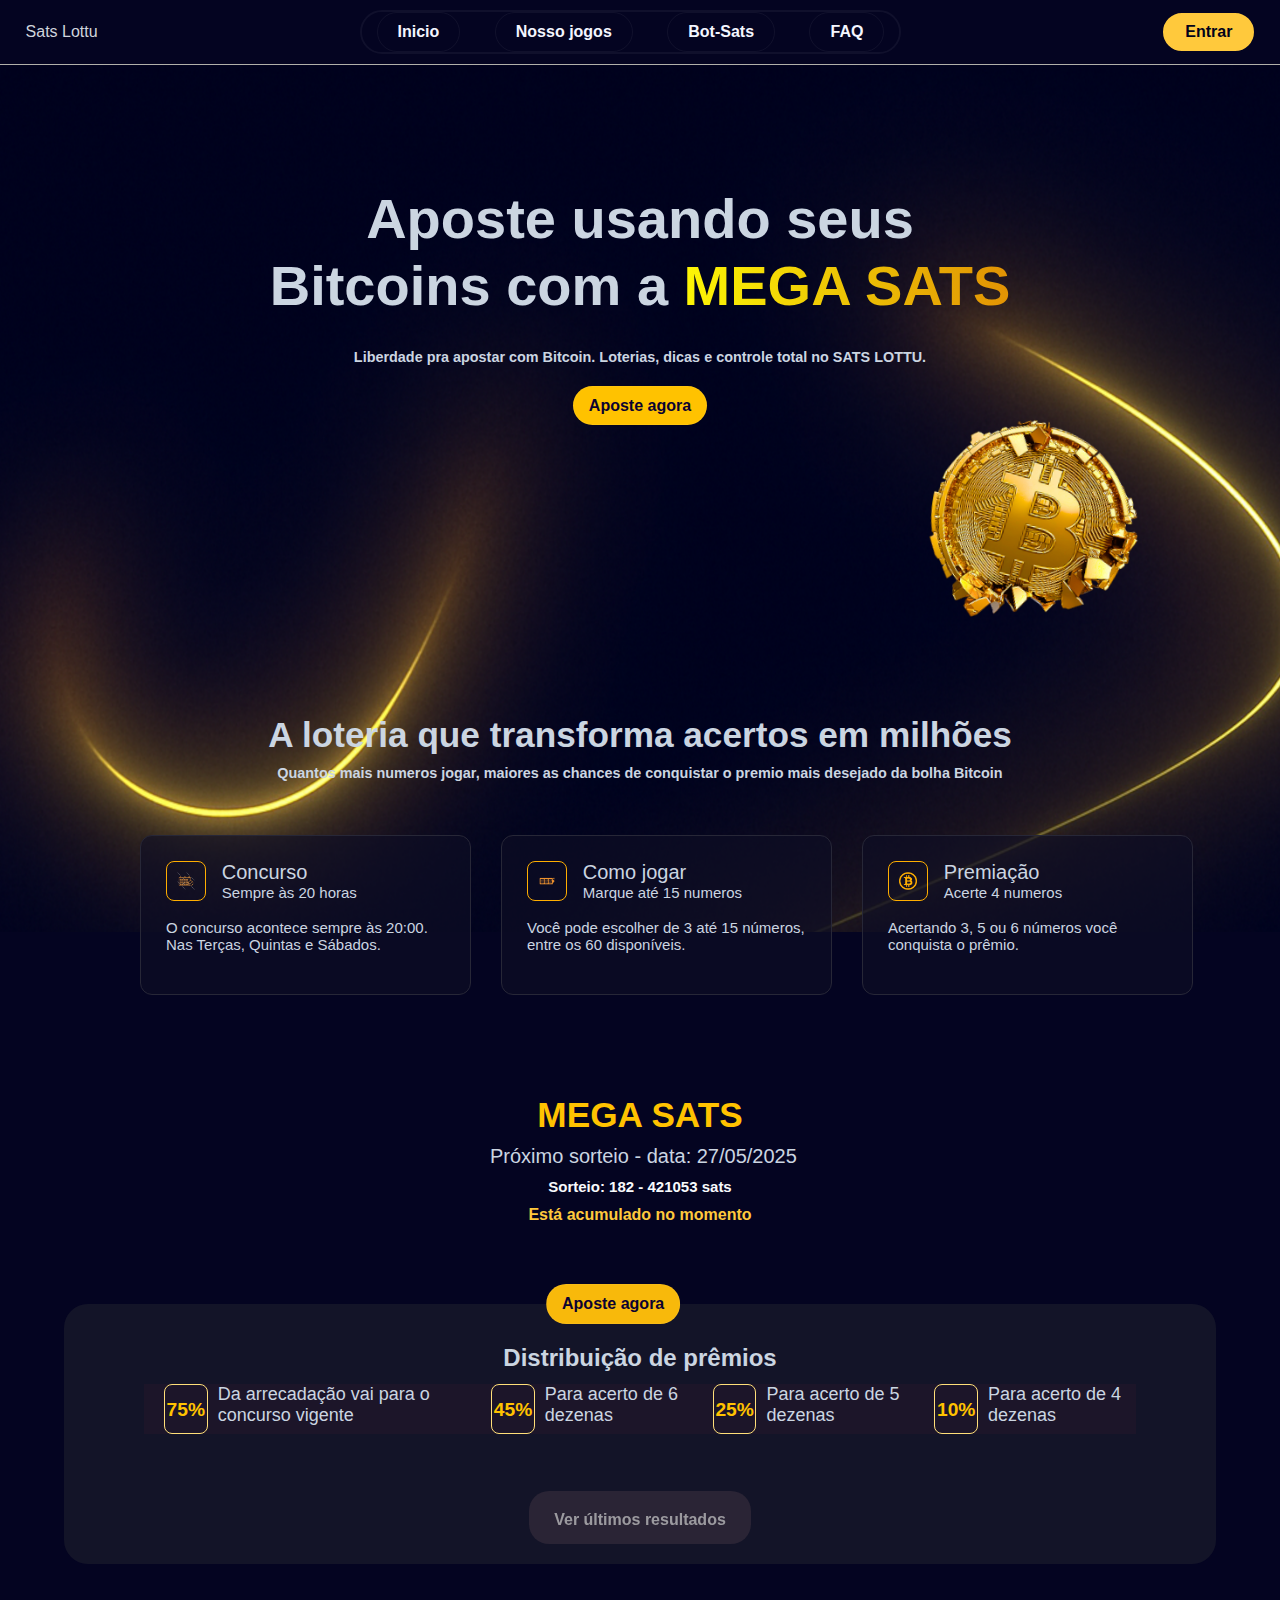
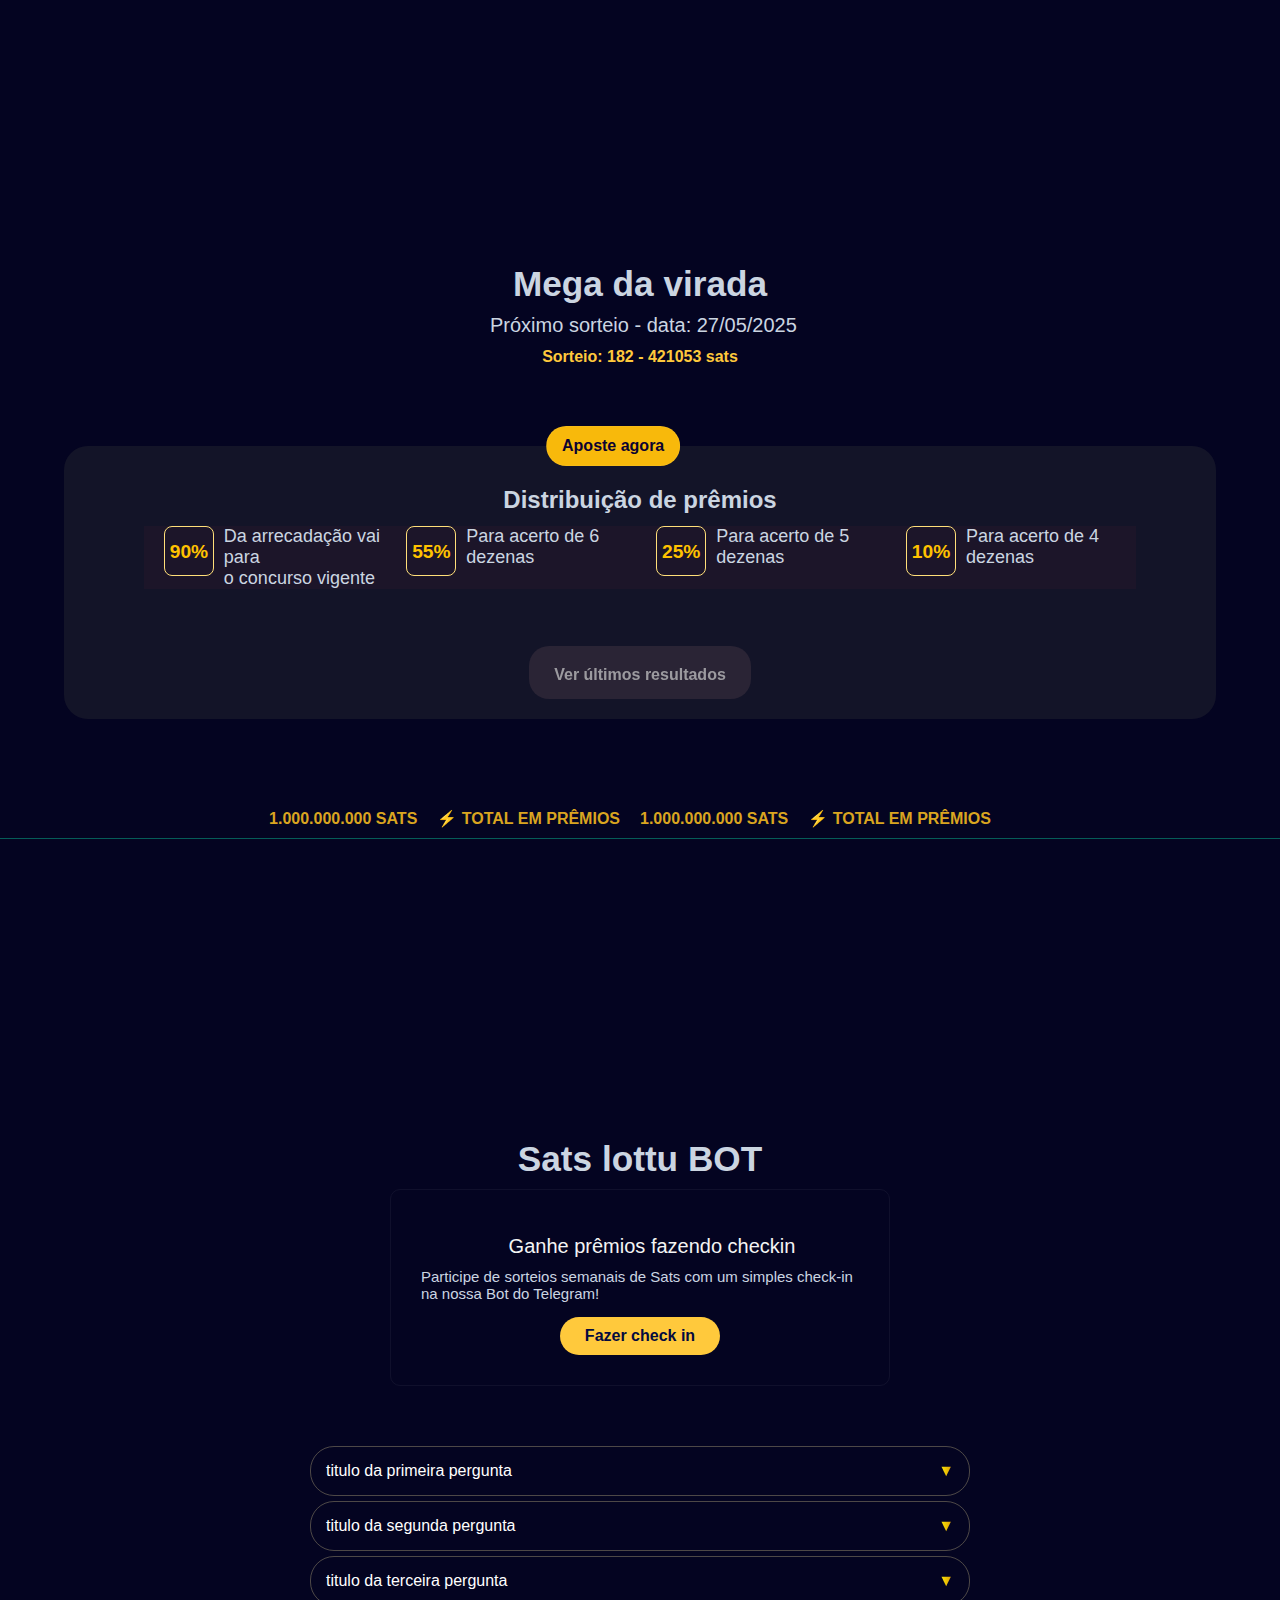
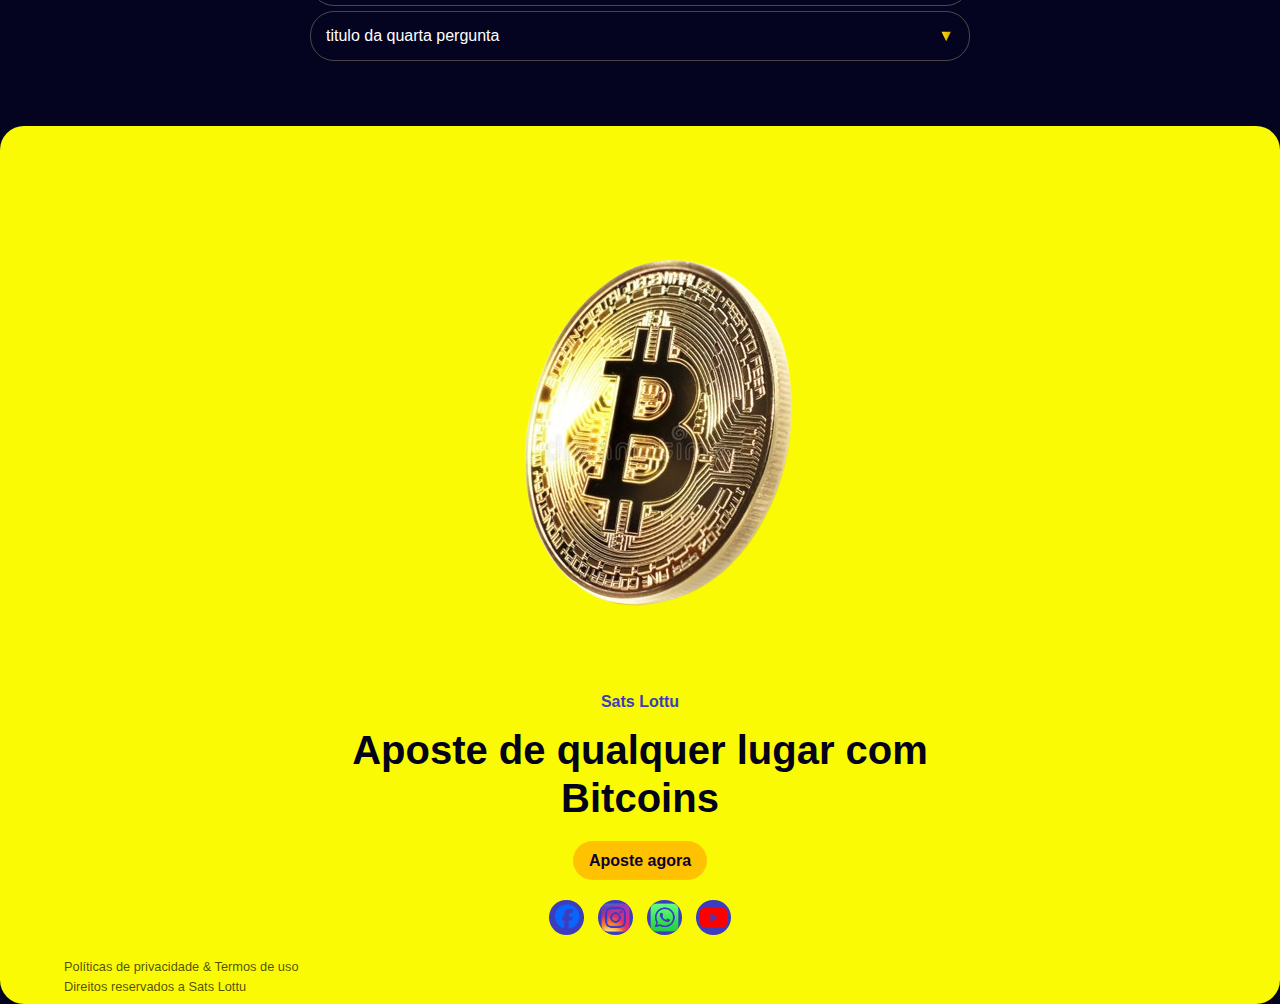
<file: index.html>
<!DOCTYPE html>
<html lang="pt-BR">
<head>
    <meta charset="UTF-8">
    <meta name="viewport" content="width=device-width, initial-scale=1.0">
    <title>Sats Lottu - Site loteriaDigital</title>
    <link href="styles.css"rel=stylesheet>
   </head>
<body>

    <header class="header">
        <div class="logo">Sats Lottu</div>
        <nav class="nav-links">
            <a href="#" class="cta-button">Inicio</a>
            <a href="#" class="cta-button">Nosso jogos</a>
            <a href="#" class="cta-button">Bot-Sats</a>
            <a href="#" class="cta-button">FAQ</a>
        </nav>
        
              <a href="#" class="login-btn">Entrar</a>

    </header>

    <section class="hero-section">
        <div class="hero-content">
            <div class="hero-text">
                <h1>Aposte usando seus Bitcoins com a<span> MEGA SATS</span></h1>
                
                <h4>Liberdade pra apostar com Bitcoin. Loterias, dicas e controle total no SATS LOTTU.</span> </h4>
                <a href="#" class="button-aposta1">Aposte agora</a><div class="imagem"> <img src="imagens.png/bitcoin.png" alt="moeda">
            
        </div>
                
        <h2>A loteria que transforma acertos em milhões</h2>
        <h4>Quantos mais numeros jogar, maiores as chances de conquistar o premio mais desejado da bolha Bitcoin </h4>
   </section>

    <section class="info-cards">
        <div class="card">
            <h3 class="card2"><img src="imagens.png/foto1.png" alt="foto calendario" class="card-image"> <h3> Concurso </h3> <h6> Sempre às 20 horas</h6> <br> <p> O concurso acontece sempre às 20:00. Nas Terças, Quintas e Sábados.</p>
        </div>
        </div>
        <div class="card">
             <h3  class="card2"><img src="imagens.png/foto2.png" alt="foto maquina" class="card-image"> <h3>Como jogar </h3> <h6> Marque até 15 numeros </h6> <br> <p>Você pode escolher de 3 até 15 números, entre os 60 disponíveis.</p>
        </div>
        <div class="card">
            <h3 class="card2"><img src="imagens.png/foto3.png" alt="foto bitcoin" class="card-image"> <h3>Premiação  </h3> <h6> Acerte 4 numeros</h6> </p><br> <p>Acertando 3, 5 ou 6 números você conquista o prêmio.</p>
        </div>
    </section>
               <div class="prize-info">
           <h2 >MEGA SATS</h2>
         <h3> Próximo sorteio - data: 27/05/2025</h3>
          <h5>Sorteio: 182  -  421053 sats</h5>
           <h4> Está acumulado no momento</h4>
           </div>

       <section class="prize-section">
        <a href="#" class="button-aposta">Aposte agora</a>
        <h2>Distribuição de prêmios</h2>
            <div class="container-premios">
              <div class="card-premio "></div>     <strong >75%</strong> <p>Da arrecadação vai para o concurso vigente</p> 
              <div class="card-premio "></div>     <strong >45%</strong> <p>Para acerto de 6 dezenas</p> 
              <div class="card-premio "></div>     <strong >25%</strong> <p>Para acerto de 5 dezenas</p>  
              <div class="card-premio "></div>     <strong >10%</strong> <p>Para acerto de 4 dezenas</p> 
              
        <div class="button" >
            <a href="#" class="results-link">Ver últimos resultados</a>
         </div>
         </div>
                </section> 

        <h2 >Mega da virada</h2>
        <div class="prize-info"> 
        <h3>  Próximo sorteio  -  data: 27/05/2025</h3>
        <h4>Sorteio: 182  -  421053 sats</h4>
      </div>

        <section class="prize-section">    
        <a href="#" class="button-aposta">Aposte agora</a>
        <h2>Distribuição de prêmios</h2>
         <div class="container-premios">
                <div class="card-premio "></div> <strong >90%</strong> <p>Da arrecadação vai para<br> o concurso vigente</p> 
                <div class="card-premio "></div> <strong >55%</strong> <p>Para acerto de 6 dezenas</p>
                <div class="card-premio "></div> <strong >25%</strong> <p>Para acerto de 5 dezenas</p>  
                <div class="card-premio "></div> <strong >10%</strong> <p>Para acerto de 4 dezenas</p> 
        <div class="button">
        <a href="#" class="results-link">Ver últimos resultados</a>
        </div>
        </div>
    </section>
</div>
     <section class="top-banner">
        <div>1.000.000.000 SATS</div>
        <div class="separator">⚡ TOTAL EM PRÊMIOS</div>
        <div>1.000.000.000 SATS</div>
        <div class="separator">⚡ TOTAL EM PRÊMIOS</div>
    </section>

    
    <section class="section-container">
        <h2 class="section-title">Sats lottu BOT</h2>
        <div class="bot-card">
            <div class="bot-icon"></div> <h3>Ganhe prêmios fazendo checkin</h3>
            <p>Participe de sorteios semanais de Sats com um simples check-in na nossa Bot do Telegram!</p>
            <a href="#" class="cta-button-small">Fazer check in</a>
        </div>
    </section>

    <div class="accordion">
  <div class="accordion-item">
    <button class="accordion-header">
      titulo da primeira pergunta <span class="icon">&#9660;</span> </button>
    <div class="accordion-content">
      <p>resposta da primeira pergunta</p>
    </div>
  </div>
          <div class="accordion-item">
    <button class="accordion-header">
    titulo da segunda pergunta <span class="icon">&#9660;</span> </button>
    <div class="accordion-content">
      <p>A resposta para a segunda pergunta .</p>
    </div>
  </div> 
  
   <div class="accordion-item">
    <button class="accordion-header">
    titulo da terceira pergunta <span class="icon">&#9660;</span> </button>
    <div class="accordion-content">
      <p>A resposta para a terceira pergunta .</p>
    </div>
  </div>  
   <div class="accordion-item">
    <button class="accordion-header">
    titulo da quarta pergunta <span class="icon">&#9660;</span> </button>
    <div class="accordion-content">
      <p>A resposta para a quarta pergunta .</p>
    </div>
  </div>  
</div>

    <footer class="footer-cta">
        <div class="imagens"></div><img src="imagens.png/moeda1.png" alt="raio"></div>
        <div class="logo-footer">Sats Lottu</div>
        <h1>Aposte de qualquer lugar com Bitcoins</h1>
        <a href="#" class="button-aposta1">Aposte agora</a>

        <div class="social-links">
            <a href="#"> <img src="imagens.png/face.png" alt="logo1" class="card-image"> </a>
            <a href="#"> <img src="imagens.png/insta.png" alt="logo2" class="card-image"></a>
            <a href="#"> <img src="imagens.png/what.png" alt="logo3" class="card-image"></a>
            <a href="#"> <img src="imagens.png/youtube.png" alt="logo4" class="card-image"></a>
        </div>

        <p class="policy-links">Políticas de privacidade & Termos de uso</p>
        <p class="copyright">Direitos reservados a Sats Lottu</p>
    </footer>

</body>
</html>
</file>
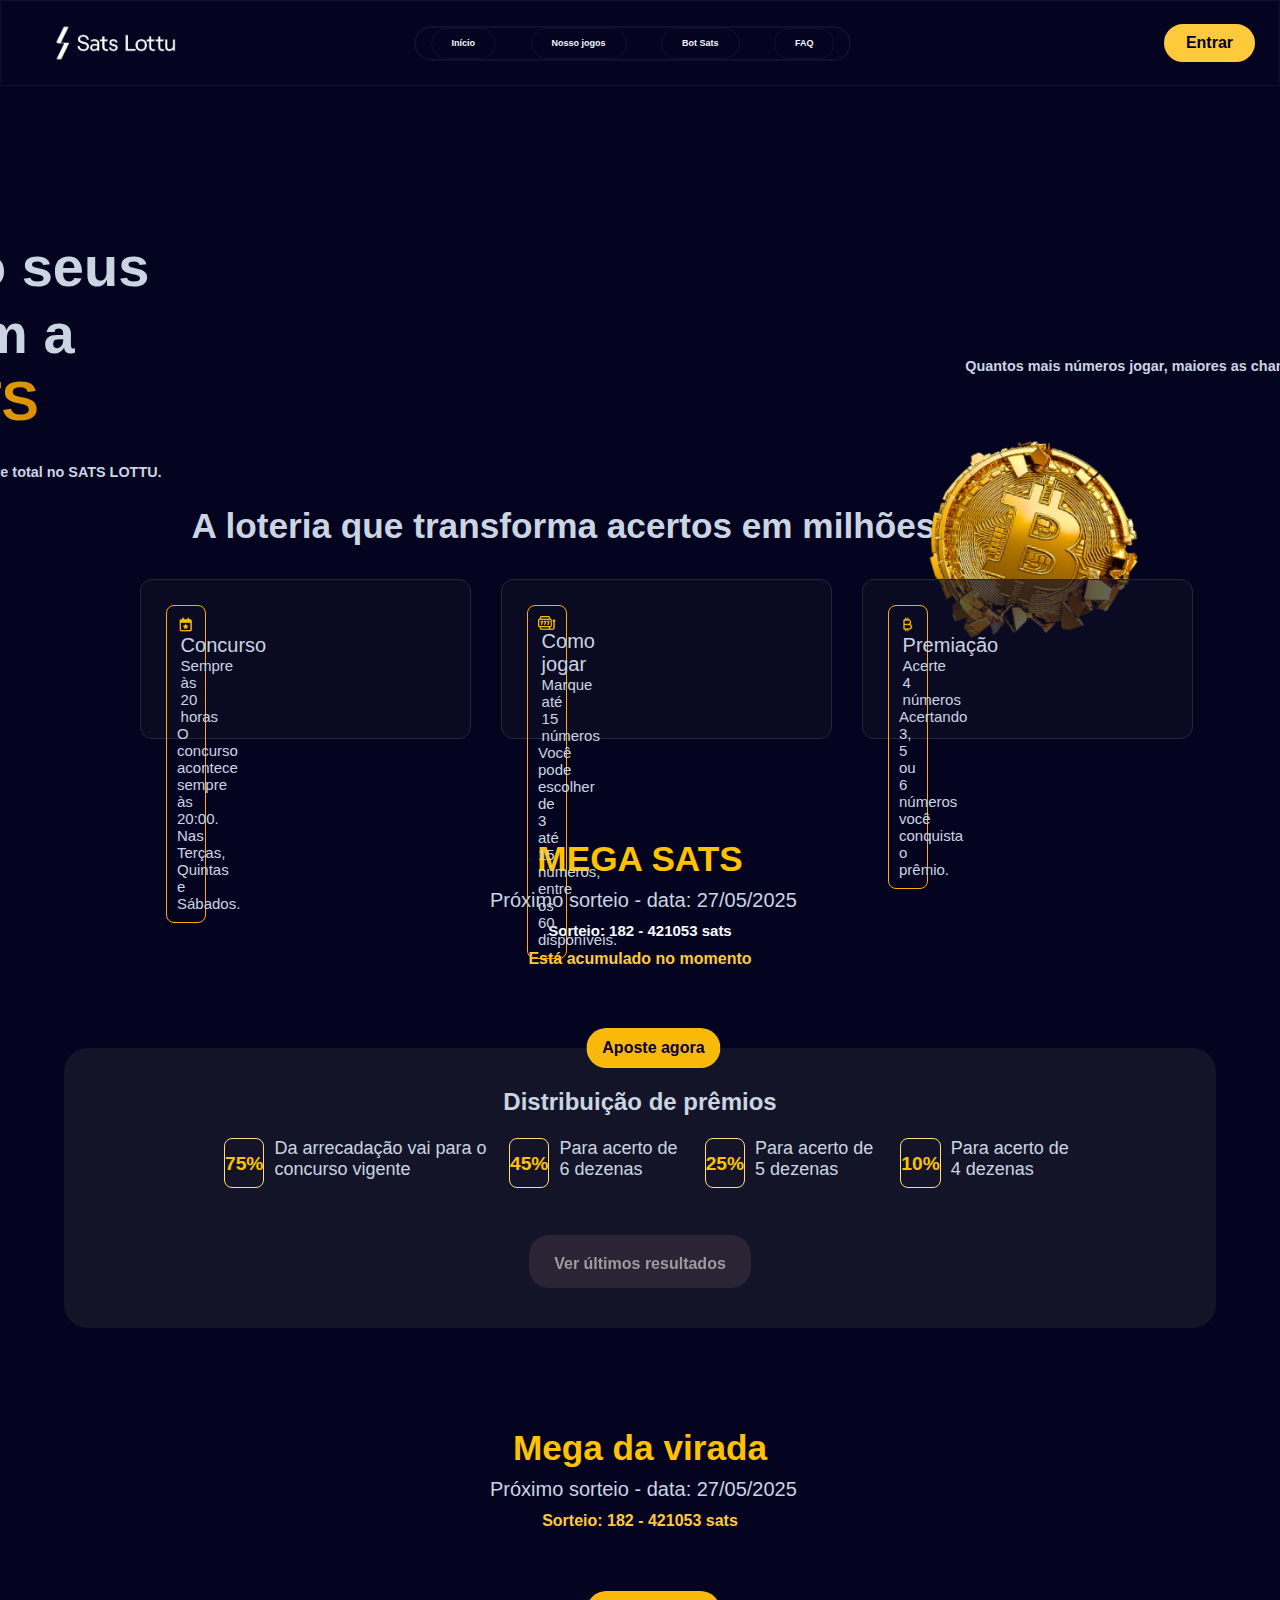
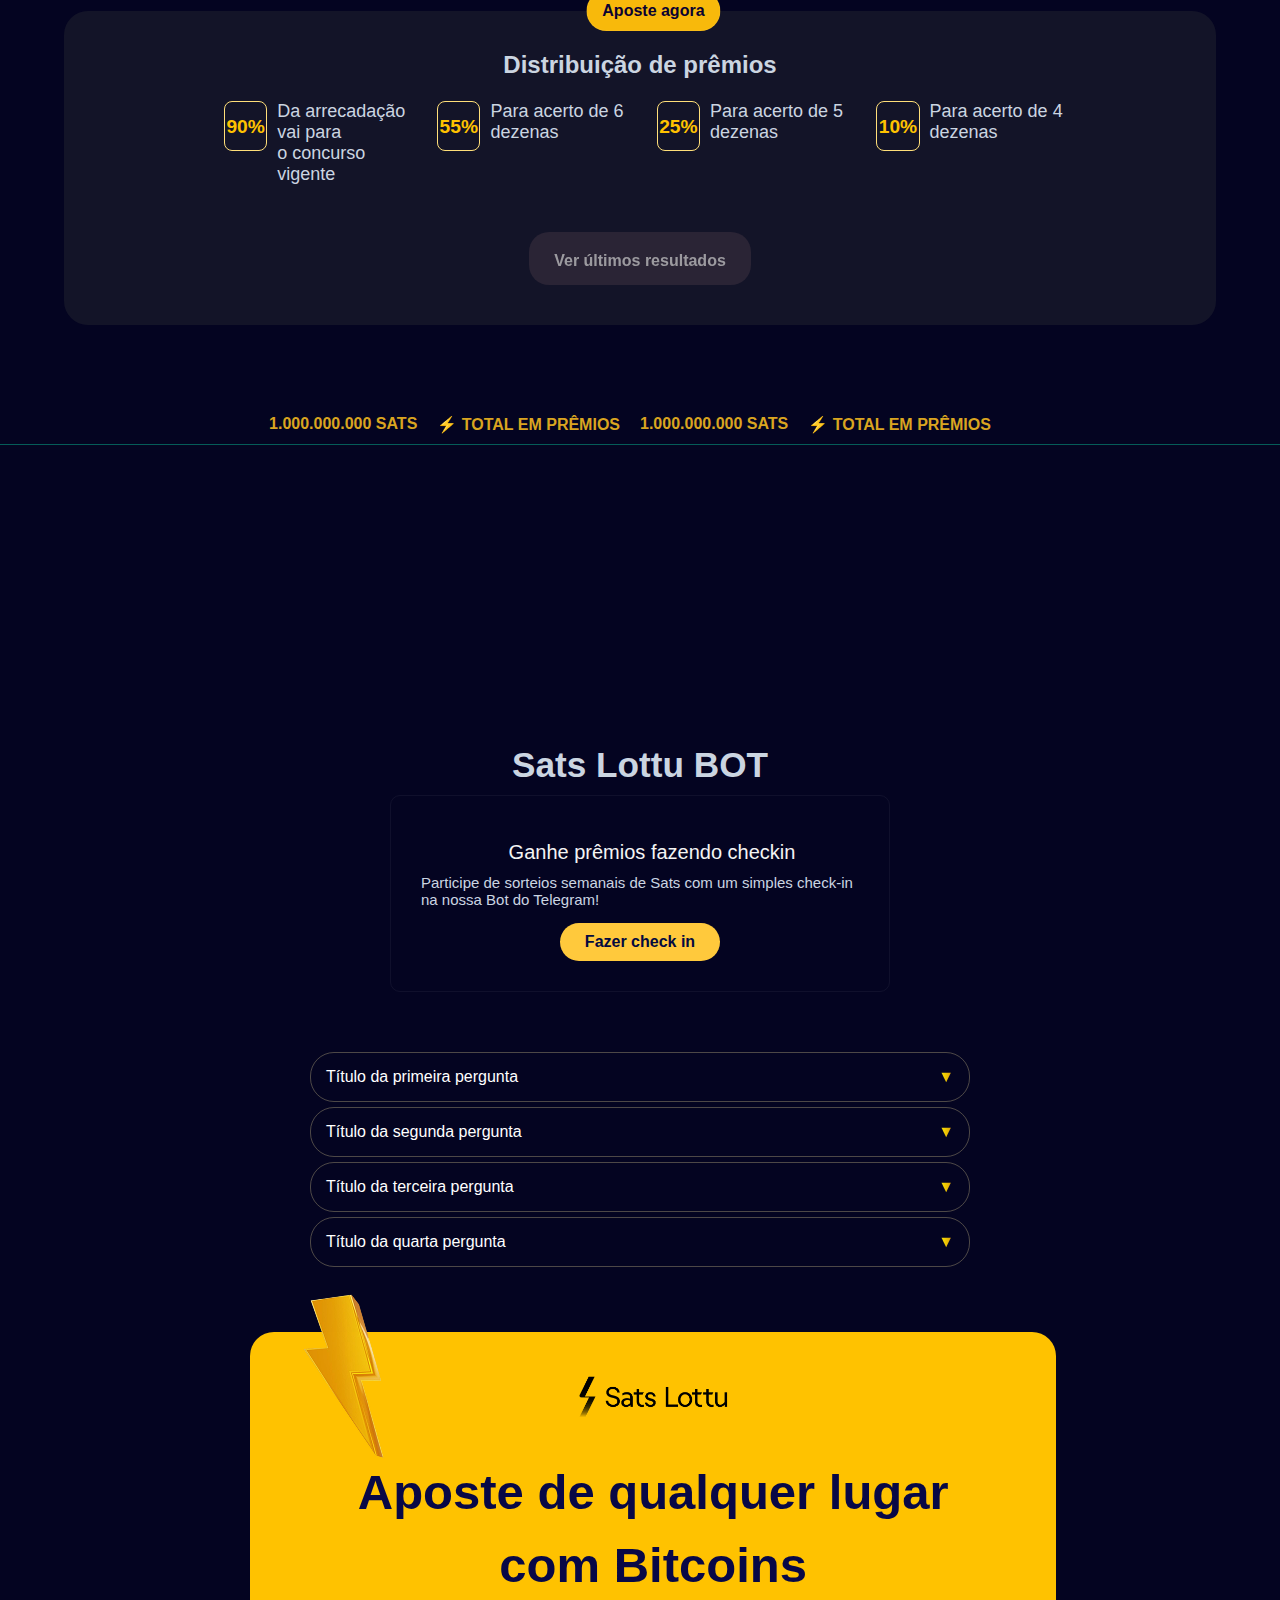
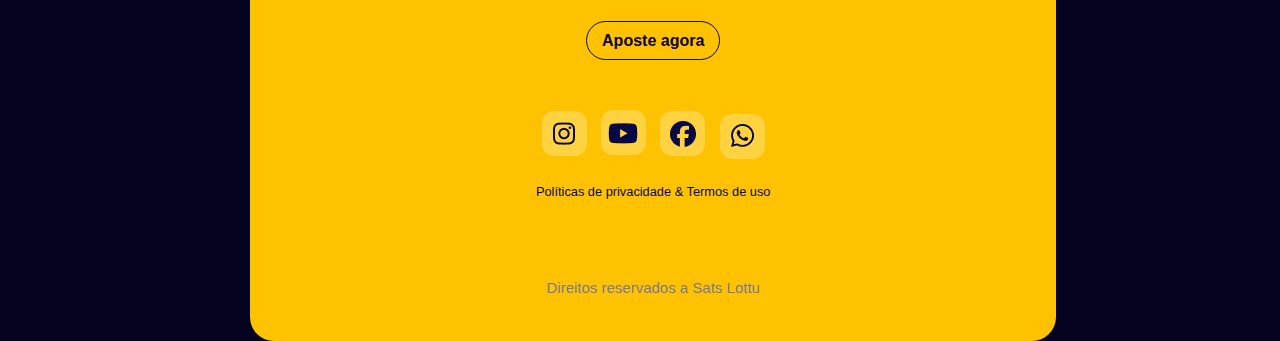
<file: novo projeto/index.htm>
<!DOCTYPE html>
<html lang="pt-BR">
<head>
    <meta charset="UTF-8">
    <meta name="viewport" content="width=device-width, initial-scale=1.0">
    <title>Sats Lottu - Site loteriaDigital</title>
    <link href="styles.css" rel="stylesheet">
</head>
<body>

    <header class="header">
        <div class="logo">
            <img src="imagens.png/logotipo_solido_negativo.png" alt="logo satts">
        </div>
        <nav class="nav-links">
            <a href="#" class="cta-button">Início</a>
            <a href="#" class="cta-button">Nosso jogos</a>
            <a href="#" class="cta-button">Bot Sats</a>
            <a href="#" class="cta-button">FAQ</a>
        </nav>
        <a href="#" class="login-btn">Entrar</a>
    </header>

    <section class="hero-section">
        <div class="hero-content">
            <div class="hero-text">
                <h1>Aposte usando seus Bitcoins com a <span>MEGA SATS</span></h1>
                <h4>Liberdade pra apostar com Bitcoin. Loterias, dicas e controle total no SATS LOTTU.</h4>
                <a href="#" class="button-aposta1">Aposte agora</a>
                <div class="imagem">
                    <img src="imagens.png/bitcoin.png" alt="moeda">
                </div>
            </div>
        </div>
        <h2>A loteria que transforma acertos em milhões</h2>
        <h4>Quantos mais números jogar, maiores as chances de conquistar o prêmio mais desejado da bolha Bitcoin</h4>
    </section>

    <section class="info-cards">
        <div class="card">
            <div class="card2">
                <img src="imagens.png/Icons.png" alt="foto calendario" class="card-image">
                <h3>Concurso</h3>
                <h6>Sempre às 20 horas</h6>
                <p>O concurso acontece sempre às 20:00. Nas Terças, Quintas e Sábados.</p>
            </div>
        </div>
        <div class="card">
            <div class="card2">
                <img src="imagens.png/icon.png" alt="foto maquina" class="card-image">
                <h3>Como jogar</h3>
                <h6>Marque até 15 números</h6>
                <p>Você pode escolher de 3 até 15 números, entre os 60 disponíveis.</p>
            </div>
        </div>
        <div class="card">
            <div class="card2">
                <img src="imagens.png/Icons (1).png" alt="foto bitcoin" class="card-image">
                <h3>Premiação</h3>
                <h6>Acerte 4 números</h6>
                <p>Acertando 3, 5 ou 6 números você conquista o prêmio.</p>
            </div>
        </div>
    </section>

    <div class="prize-info">
        <h2>MEGA SATS</h2>
        <h3>Próximo sorteio - data: 27/05/2025</h3>
        <h5>Sorteio: 182 - 421053 sats</h5>
        <h4>Está acumulado no momento</h4>
    </div>

    <section class="prize-section">
        <a href="#" class="button-aposta">Aposte agora</a>
        <h2>Distribuição de prêmios</h2>
        <div class="container-premios">
            <div class="card-premio"></div>
            <strong>75%</strong>
            <p>Da arrecadação vai para o concurso vigente</p>
            <div class="card-premio"></div>
            <strong>45%</strong>
            <p>Para acerto de 6 dezenas</p>
            <div class="card-premio"></div>
            <strong>25%</strong>
            <p>Para acerto de 5 dezenas</p>
            <div class="card-premio"></div>
            <strong>10%</strong>
            <p>Para acerto de 4 dezenas</p>
        </div>

        <div class="button">
            <a href="#" class="results-link">Ver últimos resultados</a>
        </div>
    </section>

    <div class="prize-info"> 
        <h2>Mega da virada</h2>
        <h3>Próximo sorteio - data: 27/05/2025</h3>
        <h4>Sorteio: 182 - 421053 sats</h4>
    </div>

    <section class="prize-section">
        <a href="#" class="button-aposta">Aposte agora</a>
        <h2>Distribuição de prêmios</h2>
        <div class="container-premios">
            <div class="card-premio"></div>
            <strong>90%</strong>
            <p>Da arrecadação vai para<br> o concurso vigente</p>
            <div class="card-premio"></div>
            <strong>55%</strong>
            <p>Para acerto de 6 dezenas</p>
            <div class="card-premio"></div>
            <strong>25%</strong>
            <p>Para acerto de 5 dezenas</p>
            <div class="card-premio"></div>
            <strong>10%</strong>
            <p>Para acerto de 4 dezenas</p>
        </div>
        <div class="button">
            <a href="#" class="results-link">Ver últimos resultados</a>
        </div>
    </section>
    
    <section class="top-banner">
        <div>1.000.000.000 SATS</div>
        <div class="separator">⚡ TOTAL EM PRÊMIOS</div>
        <div>1.000.000.000 SATS</div>
        <div class="separator">⚡ TOTAL EM PRÊMIOS</div>
    </section>

    <section class="section-container">
        <h2 class="section-title">Sats Lottu BOT</h2>
        <div class="bot-card">
            <div class="bot-icon"></div>
            <h3>Ganhe prêmios fazendo checkin</h3>
            <p>Participe de sorteios semanais de Sats com um simples check-in na nossa Bot do Telegram!</p>
            <a href="#" class="cta-button-small">Fazer check in</a>
        </div>
    </section>

    <section class="faq-section">
        <div class="accordion">
            <div class="accordion-item">
                <button class="accordion-header">
                    Título da primeira pergunta <span class="icon">&#9660;</span>
                </button>
                <div class="accordion-content">
                    <p>Resposta da primeira pergunta</p>
                </div>
            </div>
            <div class="accordion-item">
                <button class="accordion-header">
                    Título da segunda pergunta <span class="icon">&#9660;</span>
                </button>
                <div class="accordion-content">
                    <p>A resposta para a segunda pergunta.</p>
                </div>
            </div>
            <div class="accordion-item">
                <button class="accordion-header">
                    Título da terceira pergunta <span class="icon">&#9660;</span>
                </button>
                <div class="accordion-content">
                    <p>A resposta para a terceira pergunta.</p>
                </div>
            </div>
            <div class="accordion-item">
                <button class="accordion-header">
                    Título da quarta pergunta <span class="icon">&#9660;</span>
                </button>
                <div class="accordion-content">
                    <p>A resposta para a quarta pergunta.</p>
                </div>
            </div>
        </div>
    </section>

    <footer class="footer-cta">
        <div class="imagens">
            <img src="imagens.png/raio.png" alt="raio">
        </div>
        <div class="logo-footer">
            <img src="imagens.png/sats.png" alt="logo satts">
        </div>
        <h1>Aposte de qualquer lugar com Bitcoins</h1>
        <a href="#" class="button-aposta2">Aposte agora</a>

        <div class="social-links">
            <a href="#"><img src="imagens.png/instagram.png" alt="Instagram"></a>
            <a href="#"><img src="imagens.png/youtube.png" alt="YouTube"></a>
            <a href="#"><img src="imagens.png/facebook.png" alt="Facebook"></a>
            <a href="#"><img src="imagens.png/Primary.png" alt="Twitter/X"></a>
        </div>

        <p class="policy-links">Políticas de privacidade & Termos de uso</p>
        <p class="copyright">Direitos reservados a Sats Lottu</p>
    </footer>

</body>
</html>
</file>
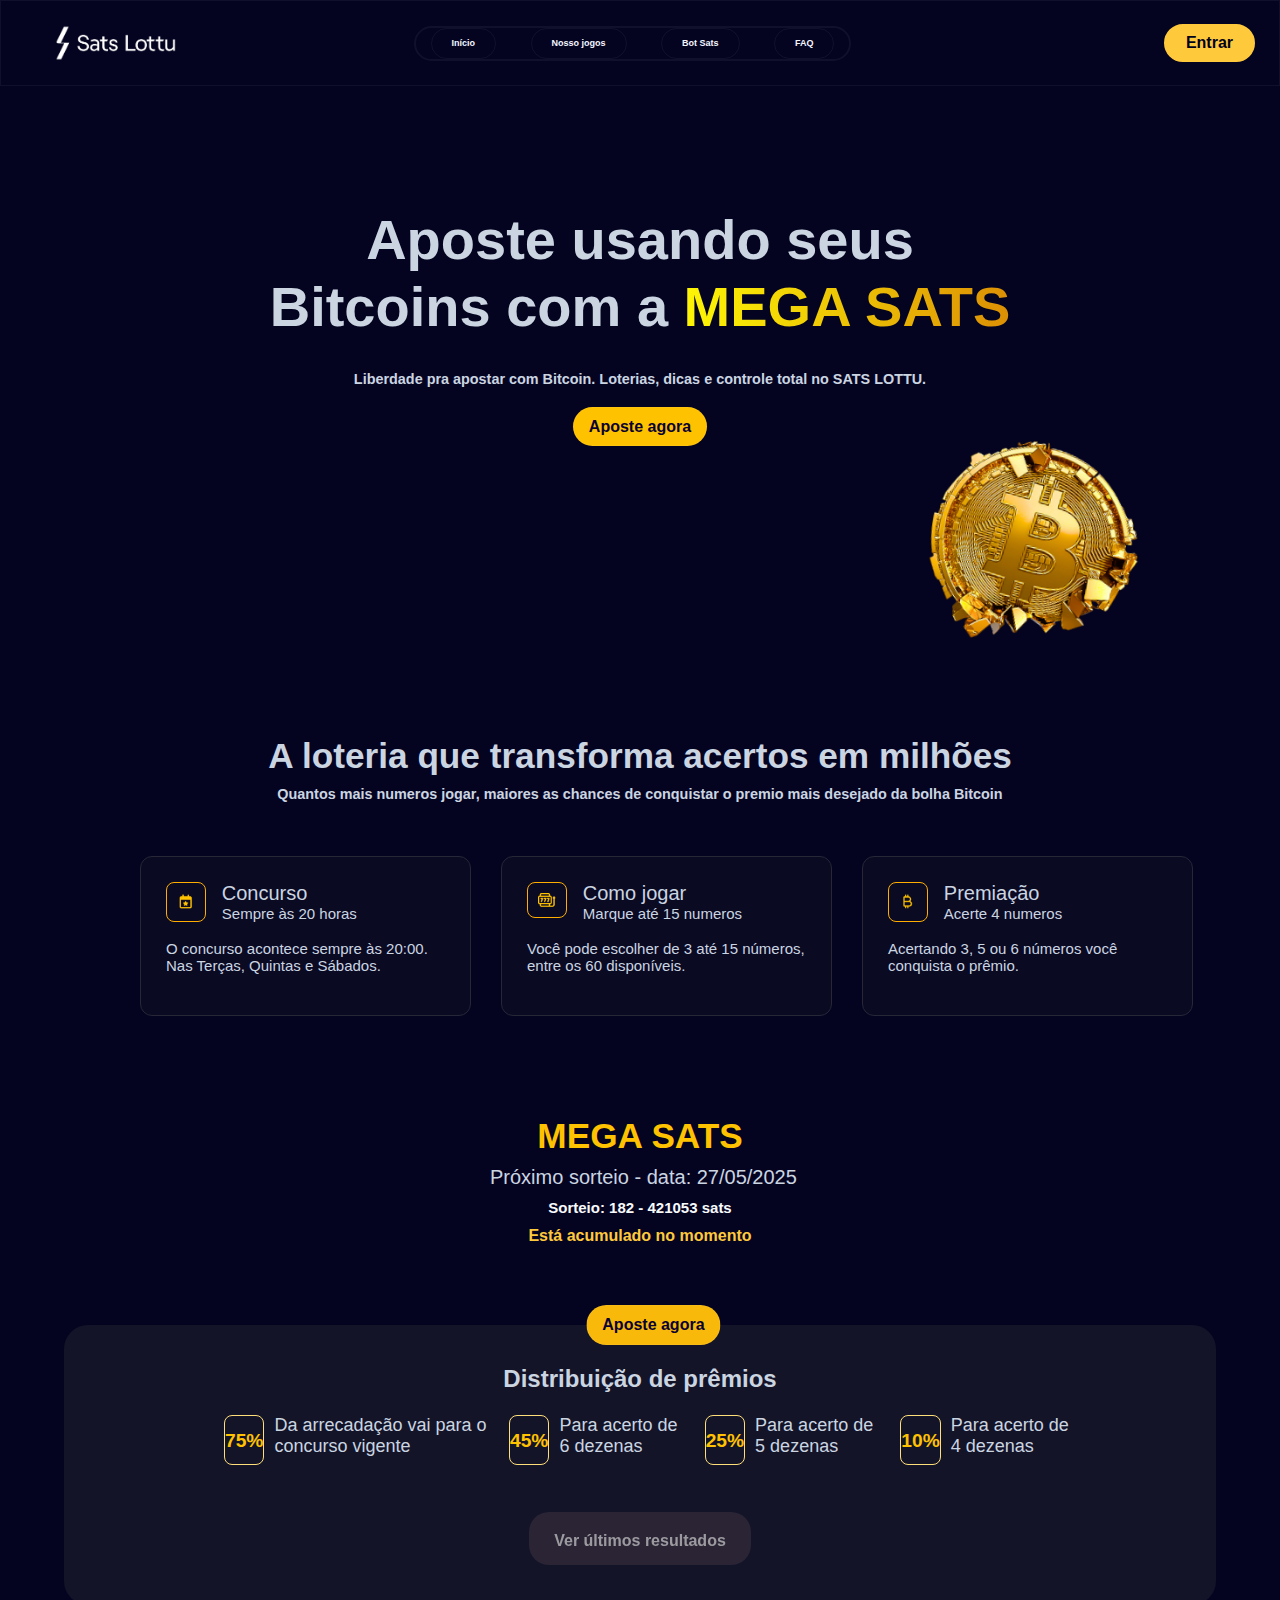
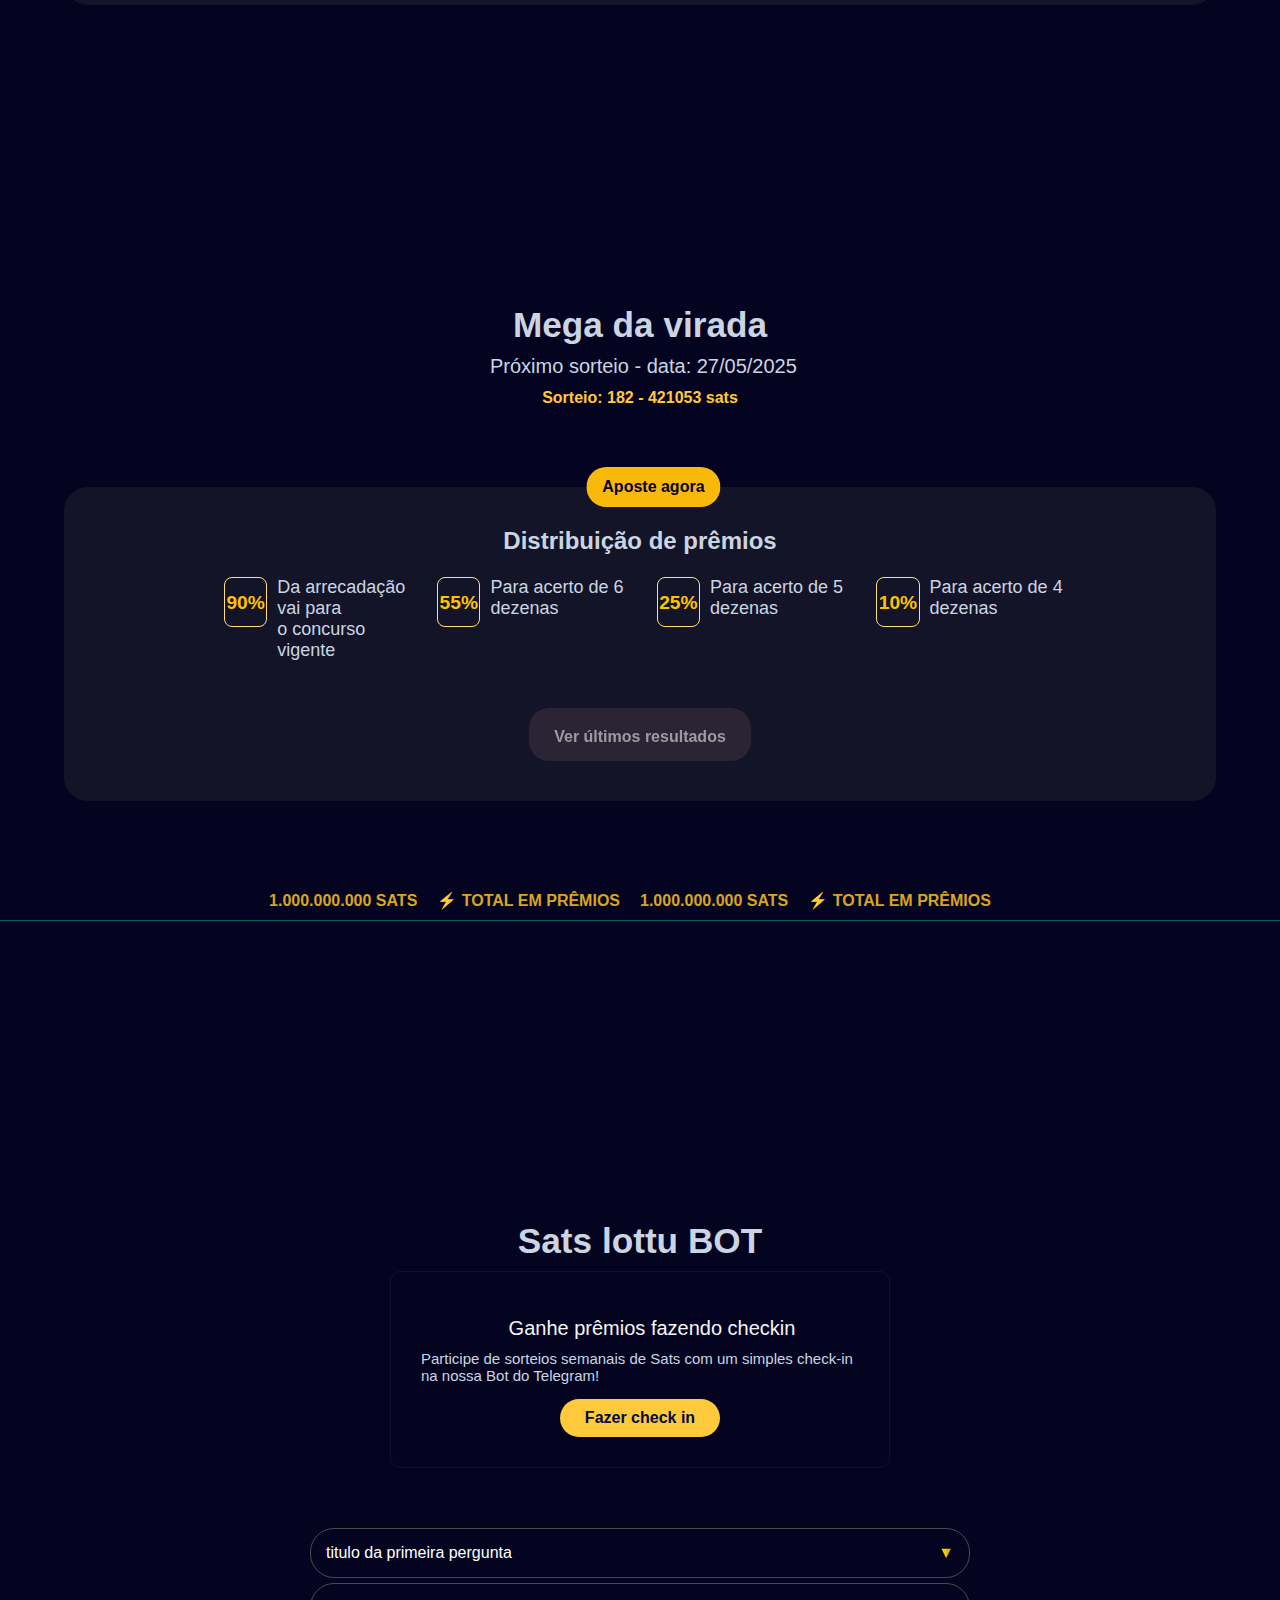
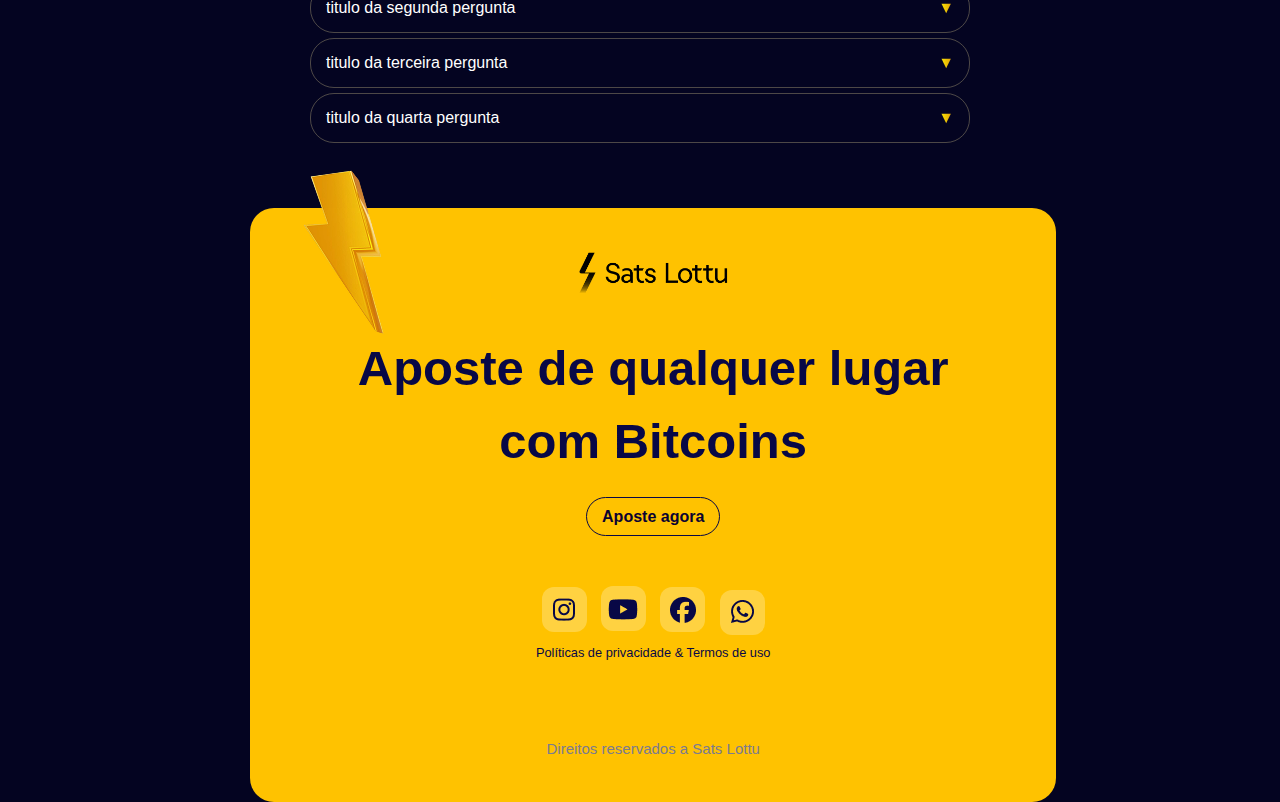
<file: novo projeto/index.html>
<!DOCTYPE html>
<html lang="pt-BR">
<head>
    <meta charset="UTF-8">
    <meta name="viewport" content="width=device-width, initial-scale=1.0">
    <title>Sats Lottu - Site loteriaDigital</title>
    <link href="styles.css"rel=stylesheet>
   </head>
<body>

    <header class="header">
        <div class="logo"><img src="imagens.png/logotipo_solido_negativo.png" alt="logo satts"></div>
        <nav class="nav-links">
            <a href="#" class="cta-button">Início</a>
            <a href="#" class="cta-button">Nosso jogos</a>
            <a href="#" class="cta-button">Bot Sats</a>
            <a href="#" class="cta-button">FAQ</a>
        </nav>
        
              <a href="#" class="login-btn">Entrar</a>

    </header>

    <section class="hero-section">
        <div class="hero-content">
            <div class="hero-text">
                <h1>Aposte usando seus Bitcoins com a<span> MEGA SATS</span></h1>
                
                <h4>Liberdade pra apostar com Bitcoin. Loterias, dicas e controle total no SATS LOTTU.</span> </h4>
                <a href="#" class="button-aposta1">Aposte agora</a><div class="imagem"> <img src="imagens.png/bitcoin.png" alt="moeda">
            
        </div>
                
        <h2>A loteria que transforma acertos em milhões</h2>
        <h4>Quantos mais numeros jogar, maiores as chances de conquistar o premio mais desejado da bolha Bitcoin </h4>
   </section>

    <section class="info-cards">
        <div class="card">
            <h3 class="card2"><img src="imagens.png/Icons.png" alt="foto calendario" class="card-image"> <h3> Concurso </h3> <h6> Sempre às 20 horas</h6> <br> <p> O concurso acontece sempre às 20:00. Nas Terças, Quintas e Sábados.</p>
        </div>
        </div>
        <div class="card">
             <h3  class="card2"><img src="imagens.png/icon.png" alt="foto maquina" class="card-image"> <h3>Como jogar </h3> <h6> Marque até 15 numeros </h6> <br> <p>Você pode escolher de 3 até 15 números, entre os 60 disponíveis.</p>
        </div>
        <div class="card">
            <h3 class="card2"><img src="imagens.png/Icons (1).png" alt="foto bitcoin" class="card-image"> <h3>Premiação  </h3> <h6> Acerte 4 numeros</h6> </p><br> <p>Acertando 3, 5 ou 6 números você conquista o prêmio.</p>
        </div>
    </section>
               <div class="prize-info">
           <h2 >MEGA SATS</h2>
         <h3> Próximo sorteio - data: 27/05/2025</h3>
          <h5>Sorteio: 182  -  421053 sats</h5>
           <h4> Está acumulado no momento</h4>
           </div>

       <section class="prize-section">
        <a href="#" class="button-aposta">Aposte agora</a>
        <h2>Distribuição de prêmios</h2>
            <div class="container-premios">
              <div class="card-premio "></div>     <strong >75%</strong> <p>Da arrecadação vai para o concurso vigente</p> 
              <div class="card-premio "></div>     <strong >45%</strong> <p>Para acerto de 6 dezenas</p> 
              <div class="card-premio "></div>     <strong >25%</strong> <p>Para acerto de 5 dezenas</p>  
              <div class="card-premio "></div>     <strong >10%</strong> <p>Para acerto de 4 dezenas</p> 
              
        <div class="button" >
            <a href="#" class="results-link">Ver últimos resultados</a>
         </div>
         </div>
                </section> 

        <h2 >Mega da virada</h2>
        <div class="prize-info"> 
        <h3>  Próximo sorteio  -  data: 27/05/2025</h3>
        <h4>Sorteio: 182  -  421053 sats</h4>
      </div>

        <section class="prize-section">   
        <a href="#" class="button-aposta">Aposte agora</a> 
        <h2>Distribuição de prêmios</h2>
         <div class="container-premios">
                <div class="card-premio "></div> <strong >90%</strong> <p>Da arrecadação vai para<br> o concurso vigente</p> 
                <div class="card-premio "></div> <strong >55%</strong> <p>Para acerto de 6 dezenas</p>
                <div class="card-premio "></div> <strong >25%</strong> <p>Para acerto de 5 dezenas</p>  
                <div class="card-premio "></div> <strong >10%</strong> <p>Para acerto de 4 dezenas</p> 
        <div class="button">
        <a href="#" class="results-link">Ver últimos resultados</a>
    </section>
</div>
     <section class="top-banner">
        <div>1.000.000.000 SATS</div>
        <div class="separator">⚡ TOTAL EM PRÊMIOS</div>
        <div>1.000.000.000 SATS</div>
        <div class="separator">⚡ TOTAL EM PRÊMIOS</div>
    </section>

    
    <section class="section-container">
        <h2 class="section-title">Sats lottu BOT</h2>
        <div class="bot-card">
            <div class="bot-icon"></div> <h3>Ganhe prêmios fazendo checkin</h3>
            <p>Participe de sorteios semanais de Sats com um simples check-in na nossa Bot do Telegram!</p>
            <a href="#" class="cta-button-small">Fazer check in</a>
        </div>
    </section>

    <div class="accordion">
  <div class="accordion-item">
    <button class="accordion-header">
      titulo da primeira pergunta <span class="icon">&#9660;</span> </button>
    <div class="accordion-content">
      <p>resposta da primeira pergunta</p>
    </div>
  </div>
          <div class="accordion-item">
    <button class="accordion-header">
    titulo da segunda pergunta <span class="icon">&#9660;</span> </button>
    <div class="accordion-content">
      <p>A resposta para a segunda pergunta .</p>
    </div>
  </div> 
  
   <div class="accordion-item">
    <button class="accordion-header">
    titulo da terceira pergunta <span class="icon">&#9660;</span> </button>
    <div class="accordion-content">
      <p>A resposta para a terceira pergunta .</p>
    </div>
  </div>  
   <div class="accordion-item">
    <button class="accordion-header">
    titulo da quarta pergunta <span class="icon">&#9660;</span> </button>
    <div class="accordion-content">
      <p>A resposta para a quarta pergunta .</p>
    </div>
  </div>  
</div>

    <footer class="footer-cta">
        <div class="imagens"><img src="imagens.png/raio.png" alt="raio"></div>
        <div class="logo-footer"><img src="imagens.png/sats.png" alt="logo satts">
        </div>
        <h1>Aposte de qualquer lugar com Bitcoins</h1>
        <a href="#" class="button-aposta2">Aposte agora</a>

        <div class="social-links">
            <a href="#"> <img src="imagens.png/instagram.png" alt="logo2"></a>
            <a href="#"> <img src="imagens.png/youtube.png" alt="logo4" ></a>
            <a href="#"> <img src="imagens.png/facebook.png" alt="logo1" > </a>
            <a href="#"> <img src="imagens.png/Primary.png" alt="logo3"></a>

        <p class="policy-links">Políticas de privacidade & Termos de uso</p>
         </div>
        <p class="copyright">Direitos reservados a Sats Lottu</p>
   
        
</body>
</html>
</file>
<file: styles.css>
:root{
    --bg-dark:#3c3cbe;/*fundo principal*/
    --bg-card:#02021a;/*estiliza os <h1> */
    --color-gold:#ffc93c;/*letra bitcoin*/
    --color-light:#f4f4f4;/*estiliza h3*/
    --color-text:#f4f6ff;
}
 *{
      margin: 0;
      padding: 0;
      box-sizing: border-box;
      font-family:' poppins',sans-serif;
 }
.imagem{
   display: flex;
    width: 256.14852345580437px;
    height: 256.14852345580437px;
    position: absolute;
    right:-1px;
    top:329.66px ;
   margin-right: 120px;
   
}
  
 .nav-links{ /*estiliza o menu*/
  background:transparent;
  border-radius: 1.5rem;
  text-align: center;
  border:2px solid rgba(255,255,255,0.05); 
  }
.login-btn:hover {
    background-color:var(--color-gold);
} 
body{/*corpo do site*/
  background-color: rgba(4, 4, 33, 1);
 
}

.logo{ /* estiliza a logo Sats lottu*/
  color: #d0d5dd;
}
span{
   background-image: linear-gradient(to right, #fffb06, #ffa600dc);
  background-clip: text;
  -webkit-background-clip: text;
  -webkit-text-fill-color: transparent;
}
 
 h1{ /*estiliza o h1*/
    font-weight: 800;
    font-size: 3.5rem;
    line-height: 1.2;
    margin-bottom: 30px;
    text-align: center;
    color: rgba(203, 213, 225, 1);
}
  h2{/*estiliza o h2 */
    font-weight: 800;
    font-size: 2.2rem;
    color:rgba(203, 213, 225, 1);
    text-align:center;
     margin-top: 300px;
     margin-bottom: 10px;
     white-space: nowrap;
  }
  h3{ /* concurso,premiacao,proximo sorteio*/
    color:rgba(203, 213, 225, 1);
    font-weight: 500;
    font-size:20px;
    padding-left: 20%;
    text-align:start;
    
  }
  h4{
     font-weight: 800;
    font-size: 0.9rem;
    line-height: 1.2;
    margin-bottom:30px;
    text-align: center;
    color: rgba(203, 213, 225, 1);
    white-space: nowrap;

  }
  
   h5{
    color:rgba(255, 194, 0, 1);
    text-align: center;
    font-size: 30px;
    padding-top: 70px;
   }
h6{
   color:rgba(203, 213, 225, 1);
    font-weight: 500;
    font-size:15px;
    padding-left: 20%;
    text-align: start;
}



  p{ /*estiliza o p */
     color:rgba(203, 213, 225, 1);
    font-weight: 500;
    font-size:15px;
    padding-left:0%;
    text-align:start;
   }
   a{
    color: rgb(11, 2, 49);
   }
   
/*estilizar cabeçalho*/
.header{
  display: flex;
  justify-content: space-between;
  align-items: center;
  padding:10px 2%;
  border-bottom: 1px solid rgb(177, 176, 170)
}
.nav-links a { /*estiliza o botao de entrar/login*/
  color: var(--color-text);
  text-decoration: none;
  margin: 0 15px;
  font-weight: 600;
  text-decoration: none;

}
.login-btn{ 
  padding: 8px 20px;
  background:var(--color-gold) ;
  color:var(--bg-card);
  border:2px solid var(--color-gold);
  border-radius: 1.5rem;
  font-weight: 600;
  text-decoration: none;
}
  /*botao dourado  principal*/
.cta-button{
    display: inline-block;
    padding: 10px 20px;
    background:transparent;
    font-weight: 800;
    border-radius: 1.5rem;
    transition: tranform 0.3s ease;
    border:1px solid rgba(255,255,255,0.05);; 
}
 
.cta-button:hover{ /*estiliza a luz atras dos botoes menu*/
    transform: translateY(-2px);
    box-shadow: 0 6px 20px rgba(126, 118, 97, 0.6);
}
.section-container{ /*estiliza o container do check-in*/
    padding: 0.5;
    max-width: 900px;
    margin: 50px auto;
    text-align: center;    
}     
/*botao dourado menor(check-in)*/
.cta-button-small{
    display: inline-block;
    padding:10px 25px;
    background-color: var(--color-gold);
    color:#030a3f;
    text-decoration: none;
    font-weight: 700;
    border-radius: 1.5rem;
    margin-top: 15px;

}
/* estiliza o 1.000.000 banner de premios*/
.top-banner{
  display: flex;
  justify-content: center;
  align-items: center;
  background-color: transparent;
  padding: 10px 10px;
  font-size: o.9rem;
  font-weight: 600;
  border-bottom: 1px solid rgb(5, 92, 88);
  color:goldenrod;
} 
.separator{
   color:goldenrod;
   margin: 0 20px;
}
/*estiliza o section*/
  .hero-section{
    display: flex;
    justify-content: center;
    align-items: center;
    position: relative;
    overflow: hidden;
    padding: 120px 5%;
    gap: 30px;
   background-image: url(imagens.png/fundohtml200.png);
  }
  .hero-section p { /*estiliza os p*/
    max-width: 600px;
    margin:0 auto 30px;
  }
  .hero-content {
    display: flex;
    justify-content: center;
    align-items: center;
    max-width: 1200px;
    margin: 0 auto;
    gap: 50px;
  }
  .hero-text{
    flex-basis: 60%;
    text-align:center;
    color: antiquewhite;
  }
  /*cards de informação estiliza*/
  .info-cards{
   grid-template-columns :repeat(3, 1fr);
    gap:30px;
    max-width: 1000px;
     margin: 3px auto;
    text-align: center;
     display: grid;
     margin-bottom: 10px;
  }

  /*estiliza os cards maior maq/calen/moeda */
  .card{
    position: relative;
    padding:25px;
    background-color:rgba(14, 14, 37, 0.65);
    border-radius: 12px;
    border: 0.5px solid rgba(39, 39, 55, 1);
    text-align:center;
    margin-top:-100px;
    width: 331px;
    height: 160px;
    opacity: 1;
  }
  .card2{/*card onde as imagens ficam dentro*/
    width:40px ;
    padding:10px 10px;
    background-color:transparent;
    border-radius:0.5rem;
    border: 1px solid rgb(255, 174, 0);
    position: absolute;
    top: 0.1;
    left:1;
    margin-left: 0;
  }
  .card-image{ /*organiza as imagem dentro do card*/
    width:100%;
    height: auto;
    display: block;
    object-fit: cover;
    object-fit: contain;

  }
  .button-aposta{ /* estiliza todos os botoes de aposte agora */
  background:rgb(248, 185, 11);
  border:1px solid rgba(255,255,255,0.05);
  border-radius: 1.5rem;
  text-decoration: none;
  font-weight:600;
   padding: 10px 15px;
  position: absolute;
  margin-top: 50px;
  top:-90px;
  transform: translate(-20%, 50%);
  z-index: 10;
                 
}
.button-aposta1{ /* estiliza o 1 botão de aposte agora */
  background:rgba(255, 194, 0, 1);
  border:1px solid rgba(255,255,255,0.05);
  border-radius: 1.5rem;
  text-decoration: none;
  font-weight:600;
  padding: 10px 15px;
 
} 
.prize-info{
   max-width: 1000px;
   margin: 0 auto;
   
} 
.prize-info h3{
  padding-left: 35%; 
}
.prize-info h2{
  color: rgba(255, 194, 0, 1);
 margin-top: 100px;
}
.prize-info h4{
  font-size: medium;
  color:#ffc93c;
  padding-top: 10px;
}
.prize-info h5{
  color: rgba(248, 250, 252, 1);
  font-size: 15px;
  padding-top:10px;
}
  /*estiliza o conteiner de sorteio e mega da virada*/
  .prize-section{
     display: flex;
    /* Distribui o espaço uniformemente entre os cards e nas bordas */
    justify-content: space-evenly; 
    align-items:start; /* Alinha os itens pelo topo (caso as descrições tenham tamanhos diferentes) */
    margin-bottom: 50px;
    align-items:center;
    position: relative;
    max-width:90%;
    margin: 80px auto;
    padding: 80px;
    background-color:rgba(28, 29, 44, 0.65);
    border-radius: 1.5rem;
    text-align: center;
    border: 0 solid rgb(255, 255, 255);
    box-shadow: 0 0 20px solid rgb(237, 237, 240);
    
  }
  .prize-section h2{
     font-size:1.5rem;
    position:absolute;
    top:-260px;
   
  }
  .prize-section p{
    font-size:18px;
    margin-left: 10px;
  }
 strong{
    display: inline-block;
    width: 60px;
    height:50px;
    line-height: 50px;
    border-radius:0.5rem; /* Faz o elemento ser circular */
    border: 1px solid rgba(255, 223, 121, 1); /* Borda laranja */
    color:rgba(255, 194, 0, 1);
    font-size: 1.2em;
    
   
}
.container-premios {
    display: flex;
    justify-content: space-evenly; 
    align-items:start;
    margin-bottom: 50px;
    background-color:rgba(28, 21, 41, 1)
}
.card-premio {
    /* Define uma largura máxima para o card */
    max-width: 20px; 
    padding:10px;
    text-align: center;
}
 .button{
    padding:0 25px;
    background-color:rgba(42, 36, 53, 1);
    text-decoration: none;
    font-weight: 700;
    border-radius:20px;
    position: absolute;
    bottom: 20px;
    margin-bottom:0;
    padding-bottom: 15px;
 }  


.results-link{ 
  display:flex;
  margin-top: 20px;
  text-decoration: none;
  font-weight: 600;
  opacity: 0.7;
  text-align:center;
  color: #ccc;
  align-items: center;
}


/*estiliza o card bot de check-in*/
.bot-card{
  background-color: transparent;
  padding: 30px;
  border-radius: 10px;
  border: 1px solid rgba(255,255,255,0.05);
  max-width: 500px;
  margin: 0 auto;

}
 /*estiliza o h3 dentro do card check-in*/
 .bot-card h3{
  margin: 10px 0;
  color: var(--color-light);
 }

 /*estiliza o o icone de check-in*/
 .bot-icon{
  width: 40px;
  background: var(--color-gold);
  border-radius: 50%;
  margin: 0 auto 15px;
  box-shadow:0 0 10px rgba(255, 201, 60, 0.3);
 }

 .accordion{
  margin:20px 300px;
  padding: 10px;
 }

 /* Estilo básico para o cabeçalho (pergunta) */
.accordion-header {
  width: 100%;
  padding: 15px;
  background-color: transparent; /* Cor de fundo escura */
  color: white;
  border: none;
  text-align: left;
  cursor: pointer;
  display: flex; 
  justify-content: space-between;
  align-items: center;
  font-size: 16px;
  margin-bottom: 5px;/* Espaço entre os itens */
  border: 1px solid rgba(126, 118, 97, 0.6);
  border-radius: 1.5rem;
}

/* Ocultar a resposta por padrão */
.accordion-content {
  max-height: 0; /* O essencial para esconder */
  overflow: hidden;
  transition: max-height 0.3s ease-out, padding 0.3s ease-out; /* Para a animação suave */
  background-color: #2a2a2a;
  color: #ccc;
  padding: 0 15px; /* Padding vertical inicial zero */
}

/* Estilo para o parágrafo dentro da resposta */
.accordion-content p {
  padding: 15px 0;
  margin: 0;
}

/* Rotação da seta */
.icon {
  transition: transform 0.3s;
}

/* Classe CSS que será adicionada/removida pelo JavaScript */
.accordion-item.active .accordion-content {
  max-height: 500px; /* Um valor alto o suficiente para caber o conteúdo */
  padding: 15px; /* Padding final quando expandido */
}

.accordion-item.active .icon {
  transform: rotate(180deg); /* Gira a seta quando ativo */
}

/* Ocultar a resposta por padrão */
.accordion-content {
  max-height: 0; /* O essencial para esconder */
  overflow: hidden;
  transition: max-height 0.3s ease-out, padding 0.3s ease-out; /* Para a animação suave */
  background-color: #525252;
  color: #ccc;
  padding: 0 15px; /* Padding vertical inicial zero */
}

/* Estilo para o parágrafo dentro da resposta */
.accordion-content p {
  padding: 15px 0;
  margin: 0;
}

/* Rotação da seta */
.icon {
  transition: transform 0.3s;
}

/* Classe CSS que será adicionada/removida pelo JavaScript */
.accordion-item.active .accordion-content {
  max-height: 500px; /* Um valor alto o suficiente para caber o conteúdo */
  padding: 15px; /* Padding final quando expandido */
}

.accordion-item.active .icon {
  transform: rotate(180deg); /* Gira a seta quando ativo */
}


/*RODAPÉ DOURADO ( FOOTER CTA)*/
.footer-cta{
  background-color: rgb(250, 250, 5);
  color: var(--bg-dark);
  padding: 70px 5% 10px;
  text-align: center;
  position: relative;
  margin-top: 50px;
  border-radius:1.5rem;
}
  
.footer-cta h1{
  font-size: 2.5rem;
  color: var(--bg-card);
  max-width: 600px;
  margin: 15px auto 30px;

}
 
.footer-cta.cta-button{
  background-color: var(--bg-dark);
  color: var(--color-light);
  box-shadow: none;
  border: 2px solid var(--bg-dark);

}

.footer-cta.cta-button:hover{
  transform: translateY(-2px);
  background: var(--bg-dark);
  color: var(--color-light);

}
.imagens{
 position: absolute;
  top: 99px;
  right: 1%; 
  font-size: 3rem; 
  transform: rotate(-15deg);
  height: 0px;
  width: auto;
  
}
 

.logo-footer{
  font-weight: 800;
  margin-bottom: 5px;

}
 
.social-links{
  margin: 30px 0 20px;

}
.social-links a {
   display: inline-block;
  width: 3%;
  height:10%;
  object-fit: contain;
  background-color: var(--bg-dark);
  color: var(--color-gold);
  border-radius: 50%;
  text-decoration: none;
  line-height: 35px;
  margin: 0 5px;
  font-size: 1.1rem;
  font-weight: bold;

}
.policy-links,.copyright{
  color:rgba(0,0,0,0.7);
  font-size: 0.8rem;
  margin-top: 5px;

}

/*responsividade*/
@media(max-width:768px){
  h1{font-size: 2rem;}
  h2{font-size: 1.6rem;}
  .hero-content{flex-direction: column;}
  .hero-text{text-align: center;}
  .info-cards{grid-template-columns: 1fr;}
  .distribution{flex-wrap: wrap;}
  .pertence-item{flex-basis: 40%;
    margin: bottum 20px;}
  .footer-cta h1 { font-size: 2rem;}
  .lightning-icon{left: 20px;}
  }
</file>
<file: novo projeto/styles.css>
:root{
    --bg-dark:#3c3cbe;/*fundo principal*/
    --bg-card:#02021a;/*estiliza os <h1> */
    --color-gold:#ffc93c;/*letra bitcoin*/
    --color-light:#f4f4f4;/*estiliza h3*/
    --color-text:#f4f6ff;
}
 *{
      margin: 0;
      padding: 0;
      box-sizing: border-box;
      font-family:' poppins',sans-serif;
 }
.imagem{
   display: flex;
    width: 256.14852345580437px;
    height: 256.14852345580437px;
    position: absolute;
    right:-1px;
    top:329.66px ;
    margin-right: 120px;
   
}
  
 .nav-links{ /*estiliza o menu*/
  background:transparent;
  border-radius: 1.5rem;
  text-align: center;
  border:2px solid rgba(255,255,255,0.05);
  
 
  }
.login-btn:hover {
    background-color:var(--color-gold);
} 
body{/*corpo do site*/
  background-color: rgba(4, 4, 33, 1);
 
}

.logo{ /* estiliza a logo Sats lottu*/
   display: flex;
    width: 56.14852345580437px;
    height: 56.14852345580437px;
    right:-1px;
    top:329.66px ;
   margin-left:20px;
   

}
span{
   background-image: linear-gradient(to right, #fffb06, #ffa600dc);
  background-clip: text;
  -webkit-background-clip: text;
  -webkit-text-fill-color: transparent;
}
 
 h1{ /*estiliza o h1*/
    font-weight: 800;
    font-size: 3.5rem;
    line-height: 1.2;
    margin-bottom: 30px;
    text-align: center;
    color: rgba(203, 213, 225, 1);

}
  h2{/*estiliza o h2 */
    font-weight: 800;
    font-size: 2.2rem;
    color:rgba(203, 213, 225, 1);
    text-align:center;
     margin-top: 300px;
     margin-bottom: 10px;
     white-space: nowrap;
  }
  h3{ /* concurso,premiacao,proximo sorteio*/
    color:rgba(203, 213, 225, 1);
    font-weight: 500;
    font-size:20px;
    padding-left: 20%;
    text-align:start;
    
  }
  h4{
     font-weight: 800;
    font-size: 0.9rem;
    line-height: 1.2;
    margin-bottom:30px;
    text-align: center;
    color: rgba(203, 213, 225, 1);
    white-space: nowrap;

  }
  
   h5{
    color:rgba(255, 194, 0, 1);
    text-align: center;
    font-size: 30px;
    padding-top: 70px;
   }
h6{
   color:rgba(203, 213, 225, 1);
    font-weight: 500;
    font-size:15px;
    padding-left: 20%;
    text-align: start;
}



  p{ /*estiliza o p */
     color:rgba(203, 213, 225, 1);
    font-weight: 500;
    font-size:15px;
    padding-left:0%;
    text-align:start;
   }
   a{
    color: rgb(11, 2, 49);
   }
   
/*estilizar cabeçalho*/
.header{
  display: flex;
  align-items: center;
  padding:10px 2%;
  border:1px solid rgba(255,255,255,0.05);
   width: 1280;
   height: 78;
  justify-content: space-between;
  padding-top: 14px;
  padding-right: 24px;
  padding-bottom: 14px;
  padding-left: 24px;
  opacity: 1;

}
.nav-links a { /*estiliza o botao de entrar/login*/
  color: var(--color-text);
  text-decoration: none;
  margin: 0 15px;
  font-weight: 600;
  text-decoration: none;

}
.login-btn{ 
  padding: 8px 20px;
  background:var(--color-gold) ;
  color:var(--bg-card);
  border:2px solid var(--color-gold);
  border-radius: 1.5rem;
  font-weight: 600;
  text-decoration: none;
}
  /*botao dourado  principal*/
.cta-button{
    display: inline-block;
    padding: 10px 20px;
    background:transparent;
    font-weight: 800;
    border-radius: 1.5rem;
    transition: tranform 0.3s ease;
    border:1px solid rgba(255,255,255,0.05);
    font-weight: 400;
    font-style: Regular;
    font-size:9px;
    line-height: 100%;
    letter-spacing: 0%;
}
 
.cta-button:hover{ /*estiliza a luz atras dos botoes menu*/
    transform: translateY(-2px);
    box-shadow: 0 6px 20px rgba(126, 118, 97, 0.6);
}
.section-container{ /*estiliza o container do check-in*/
    padding: 0.5;
    max-width: 900px;
    margin: 50px auto;
    text-align: center;    
}     
/*botao dourado menor(check-in)*/
.cta-button-small{
    display: inline-block;
    padding:10px 25px;
    background-color: var(--color-gold);
    color:#030a3f;
    text-decoration: none;
    font-weight: 700;
    border-radius: 1.5rem;
    margin-top: 15px;

}
/* estiliza o 1.000.000 banner de premios*/
.top-banner{
  display: flex;
  justify-content: center;
  align-items: center;
  background-color: transparent;
  padding: 10px 10px;
  font-size: o.9rem;
  font-weight: 600;
  border-bottom: 1px solid rgb(5, 92, 88);
  color:goldenrod;
} 
.separator{
   color:goldenrod;
   margin: 0 20px;
}
/*estiliza o section*/
  .hero-section{
    display: flex;
    justify-content: center;
    align-items: center;
    position: relative;
    overflow: hidden;
    padding: 120px 5%;
    gap: 30px;
   max-height: 100%;
  }
  .hero-section p { /*estiliza os p*/
    max-width: 600px;
    margin:0 auto 30px;
  }
  .hero-content {
    display: flex;
    justify-content: center;
    align-items: center;
    max-width: 1200px;
    margin: 0 auto;
    gap: 50px;
  }
  .hero-text{
    flex-basis: 60%;
    text-align:center;
    color: antiquewhite;
  }
  /*cards de informação estiliza*/
  .info-cards{
   grid-template-columns :repeat(3, 1fr);
    gap:30px;
    max-width: 1000px;
     margin: 3px auto;
    text-align: center;
     display: grid;
     margin-bottom: 10px;
  }

  /*estiliza os cards maior maq/calen/moeda */
  .card{
    position: relative;
    padding:25px;
    background-color:rgba(14, 14, 37, 0.65);
    border-radius: 12px;
    border: 0.5px solid rgba(39, 39, 55, 1);
    text-align:center;
    margin-top:-100px;
    width: 331px;
    height: 160px;
    opacity: 1;
  }
  .card2{/*card onde as imagens ficam dentro*/
    width:40px ;
    padding:10px 10px;
    background-color:transparent;
    border-radius:0.5rem;
    border: 1px solid rgb(255, 174, 0);
    position: absolute;
    top: 0.1;
    left:1;
    margin-left: 0;
  }
  .card-image{ /*organiza as imagem dentro do card*/
    width:100%;
    height: auto;
    display: block;
    object-fit: cover;
    object-fit: contain;

  }
  .button-aposta{ /* estiliza todos os botoes de aposte agora */
  background:rgb(248, 185, 11);
  border:1px solid rgba(255,255,255,0.05);
  border-radius: 1.5rem;
  text-decoration: none;
  font-weight:600;
   padding: 10px 15px;
  margin-top: 50px;
  top:-90px;
  transform: translate(10%,50%);
  z-index:2;
   position:absolute;
                 
} 

.button-aposta1{ /* estiliza o 1 botão de aposte agora */
  background:rgba(255, 194, 0, 1);
  border:1px solid rgba(255,255,255,0.05);
  border-radius: 1.5rem;
  text-decoration: none;
  font-weight:600;
  padding: 10px 15px;
 
} 
.button-aposta2{ /* estiliza o 1 botão de aposte agora */
  background:rgba(255, 194, 0, 1);
  border:1px solid rgba(8, 8, 70, 1);
  border-radius: 1.5rem;
  text-decoration: none;
  font-weight:600;
  padding: 10px 15px;
}
.prize-info{
   max-width: 1000px;
   margin: 0 auto;
  

} 
.prize-info h3{
  padding-left: 35%; 
}
.prize-info h2{
  color: rgba(255, 194, 0, 1);
 margin-top: 100px;
}
.prize-info h4{
  font-size: medium;
  color:#ffc93c;
  padding-top: 10px;
}
.prize-info h5{
  color: rgba(248, 250, 252, 1);
  font-size: 15px;
  padding-top:10px;
}

  /*estiliza o conteiner de sorteio e mega da virada*/
  .prize-section{
     display: flex;
    /* Distribui o espaço uniformemente entre os cards e nas bordas */
    justify-content: space-evenly; 
    align-items:start; /* Alinha os itens pelo topo (caso as descrições tenham tamanhos diferentes) */
    margin-bottom: 50px;
    align-items:center;
    position: relative;
    max-width:90%;
    margin: 80px auto;
    padding:90px 140px;
    background-color:rgba(28, 29, 44, 0.65);
    border-radius: 1.5rem;
    text-align: center;
    
  
 }
.linha-botao{
    position: relative;
    display: flex;
    justify-content: center; 
    align-items: center; 
    height: 50px; 
  
}

.linha-horizontal {
    width:99%; 
    border-top: 4px solid rgba(255, 194, 0, 1);
    position: absolute; 
    top:0%;
    transform: translateY(-20%, 50%); 
    z-index:1;
    right:1px;
    border-radius: 1px;
    
}    

  .prize-section h2{
     font-size:1.5rem;
    position:absolute;
    top:-260px;
   
  }
  .prize-section p{
    font-size:18px;
    margin-left: 10px;
  }
 strong{
    display: inline-block;
    width: 60px;
    height:50px;
    line-height: 50px;
    border-radius:0.5rem; /* Faz o elemento ser circular */
    border: 1px solid rgba(255, 223, 121, 1); /* Borda laranja */
    color:rgba(255, 194, 0, 1);
    font-size: 1.2em;
 
}
.container-premios {
    display: flex;
    justify-content: space-evenly; 
    align-items:start;
    margin-bottom: 50px;
   
}
.card-premio {
    /* Define uma largura máxima para o card */
    max-width: 20px; 
    padding:10px;
    text-align: center;
}
 .button{
    padding:0 25px;
    background-color:rgba(42, 36, 53, 1);
    text-decoration: none;
    font-weight: 700;
    border-radius:20px;
    position: absolute;
    bottom: 20px;
    margin-bottom:20px;
    padding-bottom: 15px;
 }  


.results-link{ 
  display:flex;
  margin-top: 20px;
  text-decoration: none;
  font-weight: 600;
  opacity: 0.7;
  text-align:center;
  color: #ccc;
  align-items: center;
}


/*estiliza o card bot de check-in*/
.bot-card{
  background-color: transparent;
  padding: 30px;
  border-radius: 10px;
  border: 1px solid rgba(255,255,255,0.05);
  max-width: 500px;
  margin: 0 auto;

}
 /*estiliza o h3 dentro do card check-in*/
 .bot-card h3{
  margin: 10px 0;
  color: var(--color-light);
 }

 /*estiliza o o icone de check-in*/
 .bot-icon{
  width: 40px;
  background: var(--color-gold);
  border-radius: 50%;
  margin: 0 auto 15px;
  box-shadow:0 0 10px rgba(255, 201, 60, 0.3);
 }

 .accordion{
  margin:20px 300px;
  padding: 10px;
 }

 /* Estilo básico para o cabeçalho (pergunta) */
.accordion-header {
  width: 100%;
  padding: 15px;
  background-color: transparent; /* Cor de fundo escura */
  color: white;
  border: none;
  text-align: left;
  cursor: pointer;
  display: flex; 
  justify-content: space-between;
  align-items: center;
  font-size: 16px;
  margin-bottom: 5px;/* Espaço entre os itens */
  border: 1px solid rgba(126, 118, 97, 0.6);
  border-radius: 1.5rem;
}

/* Ocultar a resposta por padrão */
.accordion-content {
  max-height: 0; /* O essencial para esconder */
  overflow: hidden;
  transition: max-height 0.3s ease-out, padding 0.3s ease-out; /* Para a animação suave */
  background-color: #2a2a2a;
  color: #ccc;
  padding: 0 15px; /* Padding vertical inicial zero */
}

/* Estilo para o parágrafo dentro da resposta */
.accordion-content p {
  padding: 15px 0;
  margin: 0;
}

/* Rotação da seta */
.icon {
  transition: transform 0.3s;
}

/* Classe CSS que será adicionada/removida pelo JavaScript */
.accordion-item.active .accordion-content {
  max-height: 500px; /* Um valor alto o suficiente para caber o conteúdo */
  padding: 15px; /* Padding final quando expandido */
}

.accordion-item.active .icon {
  transform: rotate(180deg); /* Gira a seta quando ativo */
}

/* Ocultar a resposta por padrão */
.accordion-content {
  max-height: 0; /* O essencial para esconder */
  overflow: hidden;
  transition: max-height 0.3s ease-out, padding 0.3s ease-out; /* Para a animação suave */
  background-color: #525252;
  color: #ccc;
  padding: 0 15px; /* Padding vertical inicial zero */
}

/* Estilo para o parágrafo dentro da resposta */
.accordion-content p {
  padding: 15px 0;
  margin: 0;
}

/* Rotação da seta */
.icon {
  transition: transform 0.3s;
}

/* Classe CSS que será adicionada/removida pelo JavaScript */
.accordion-item.active .accordion-content {
  max-height: 500px; /* Um valor alto o suficiente para caber o conteúdo */
  padding: 15px; /* Padding final quando expandido */
}

.accordion-item.active .icon {
  transform: rotate(180deg); /* Gira a seta quando ativo */
}


/*RODAPÉ DOURADO ( FOOTER CTA)*/
.footer-cta{
  background-color:rgba(255, 194, 0, 1);
  padding:30px 5% 5px;
  text-align: center;
  position: relative;
  margin-top: 50px;
  border-radius:1.5rem;
  max-width:63%;
  left: 250px;
}
  
.footer-cta h1{
  color:rgba(8, 8, 70, 1);
  max-width: 600px;
  margin: 15px auto 30px;
  font-weight: 730;
  font-style: Medium;
  font-size:49px;
  line-height: 73px;
  letter-spacing: 0%;
  text-align: center;
  vertical-align: middle;

}
 
.footer-cta.cta-button{
  background-color: var(--bg-dark);
  color: var(--color-light);
  box-shadow: none;
  border: 2px solid var(--bg-dark);

}

.footer-cta.cta-button:hover{
  transform: translateY(-2px);
  background: var(--bg-dark);
  color: var(--color-light);

}
.imagens{
    display: flex;
    position: absolute;
   left:50px;
    top:-49px ;
    margin-right: 120px;
 
}
.logo-footer img{
  height: 70px;
  margin-bottom: 5px;
 
}
 
.social-links{
  margin: 50px 0 20px;

}
.social-links a {
  display: inline-block;
  object-fit: contain;
  background-color:rgba(255, 210, 65, 1);
  text-decoration: none;
  margin: 5px;
  border-radius: 12px;
  height: 45px;
  width: 45px;
  margin-top: 10px;
  padding-top: 10px;
   
}
.policy-links{
  color:rgba(8, 8, 70, 1);
  font-size: 0.8rem;
  margin-top: 5px;
  text-align: center;
  margin-bottom: 40px;
}
.copyright{
  color: rgba(123, 123, 144, 1);
  text-align: center;
  padding: 40px 40px;
}


/*responsividade*/
@media(max-width:768px){
  h1{font-size: 2rem;}
  h2{font-size: 1.6rem;}
  .hero-content{flex-direction: column;}
  .hero-text{text-align: center;}
  .info-cards{grid-template-columns: 1fr;}
  .distribution{flex-wrap: wrap;}
  .pertence-item{flex-basis: 40%;
    margin: bottum 20px;}
  .footer-cta h1 { font-size: 2rem;}
  .lightning-icon{left: 20px;}
  }
</file>
